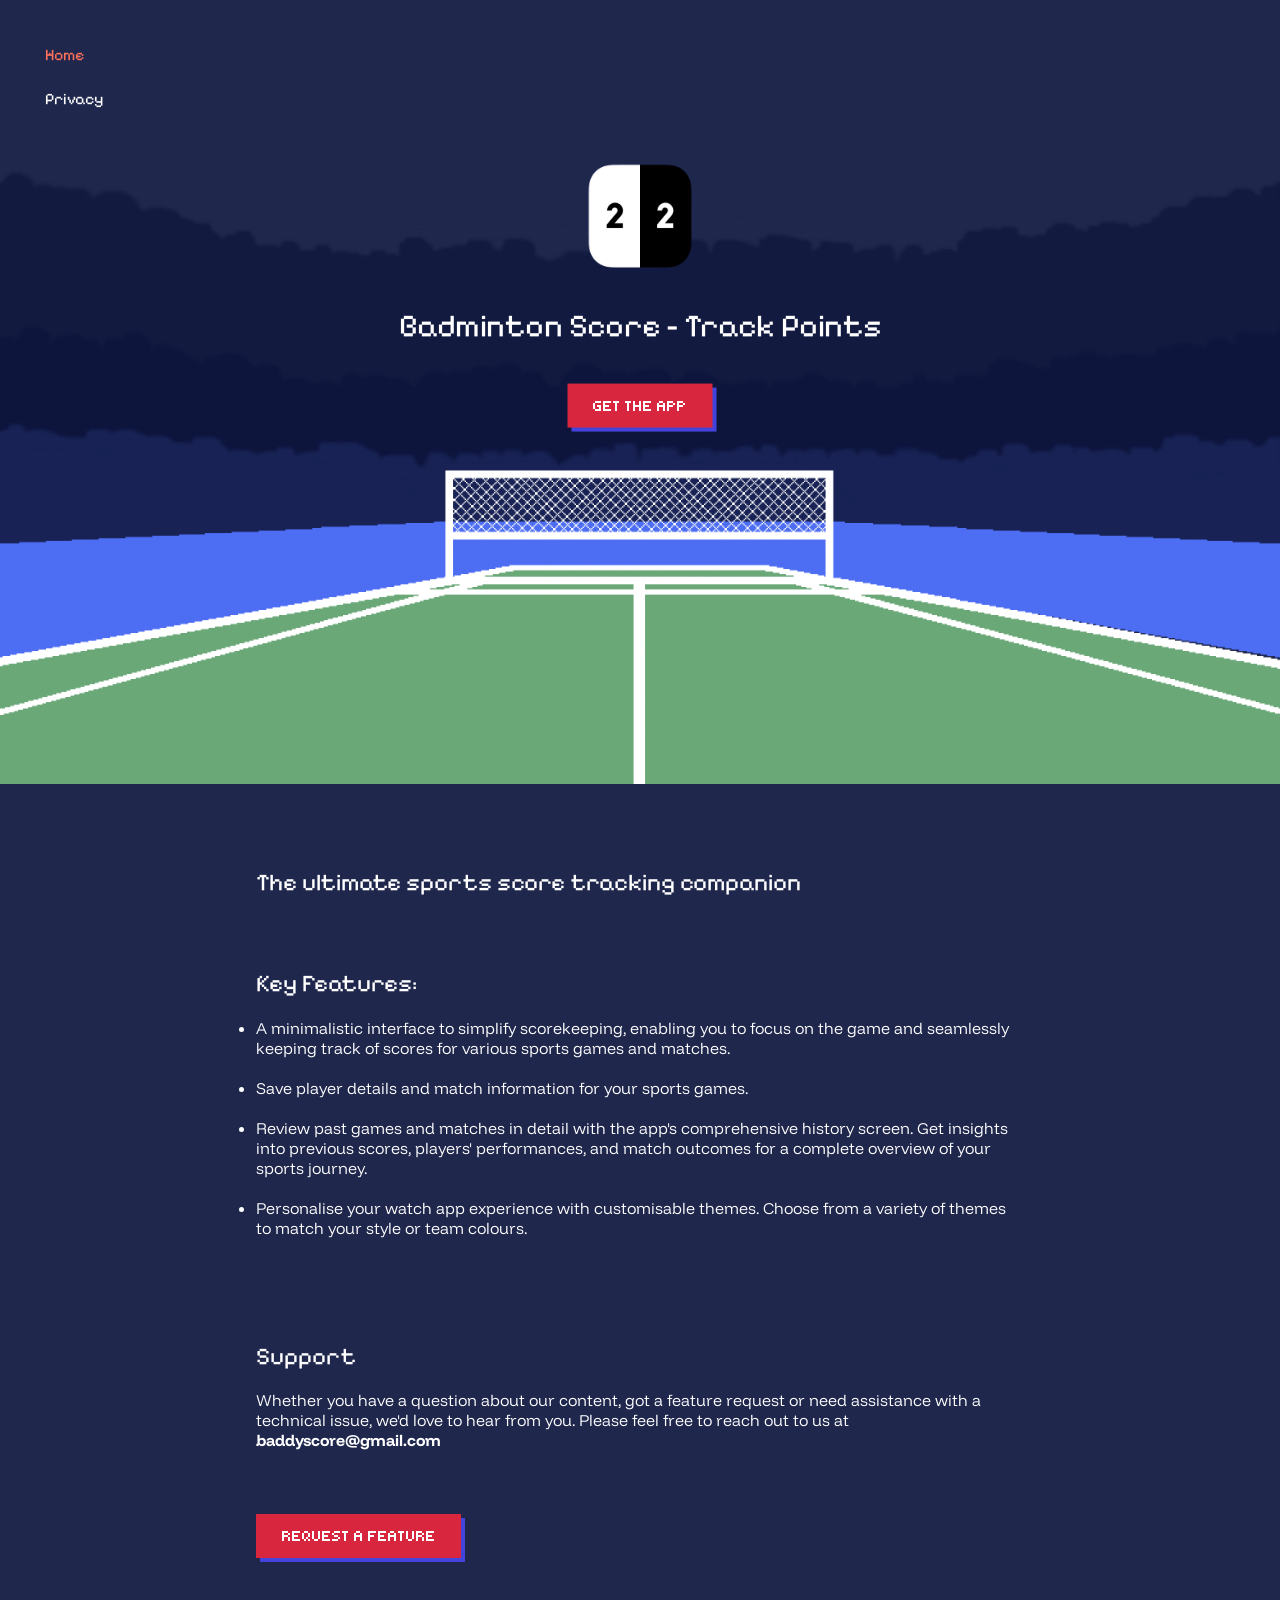
<file: index.html>
<html>

<head>
    <link rel="preload stylesheet" type="text/css" href="styles/stylesheet.css" as="style" />
    <link rel="preload stylesheet" type="text/css" href="styles/badmintonStylesheet.css" as="style" />
    <link rel="preconnect" href="https://fonts.googleapis.com">
    <link rel="preconnect" href="https://fonts.gstatic.com" crossorigin>
    <link
        href="https://fonts.googleapis.com/css2?family=Funnel+Display:wght@300&family=Pixelify+Sans&family=Tiny5&display=swap"
        rel="stylesheet">
    <meta name="viewport" content="width=device-width, initial-scale=1.0, viewport-fit=cover">
</head>

<body>
    <div id="navbar-placeholder"></div>

    <div class="image-container">
        <img src="assets/badminton-court.png" class="landing-image">
        <div class="app-store">
            <img src="assets/app-icon.png" class="app-icon">
            <h1>Badminton Score - Track Points</h1>
            <div class="pixel-button">
                <a href="https://apps.apple.com/au/app/badminton-score-track-points/id6473635854">Get the app</a>
            </div>
        </div>
    </div>

    <div class="content">
        <h2 class="app-tagline">The ultimate sports score tracking companion</h2>
        <div class="content-paragraph">
            <h2>Key Features:</h2>
            <ul>
                <li>A minimalistic interface to simplify scorekeeping, enabling you to focus on the game and seamlessly
                    keeping track of scores for various sports games and matches.</li><br>
                <li>Save player details and match information for your sports games.</li><br>
                <li>Review past games and matches in detail with the app's comprehensive history screen. Get insights
                    into previous scores, players' performances, and match outcomes for a complete overview of your
                    sports journey.</li><br>
                <li>Personalise your watch app experience with customisable themes. Choose from a variety of themes to
                    match your style or team colours.</li><br>
            </ul>
        </div>

        <div class="content-paragraph">
            <h2>Support</h2>
            <p>Whether you have a question about our content, got a feature request or need assistance with a technical
                issue, we'd love to hear from you. Please feel free to reach out to us at <b>baddyscore@gmail.com</b>
            </p>
            <div class="pixel-button">
                <a href="https://github.com/jess-huang/jess-huang.github.io/issues">Request a feature</a>
            </div>
        </div>
    </div>
    <script src="scripts/navigation.js" defer></script>
</body>

</html>
</file>
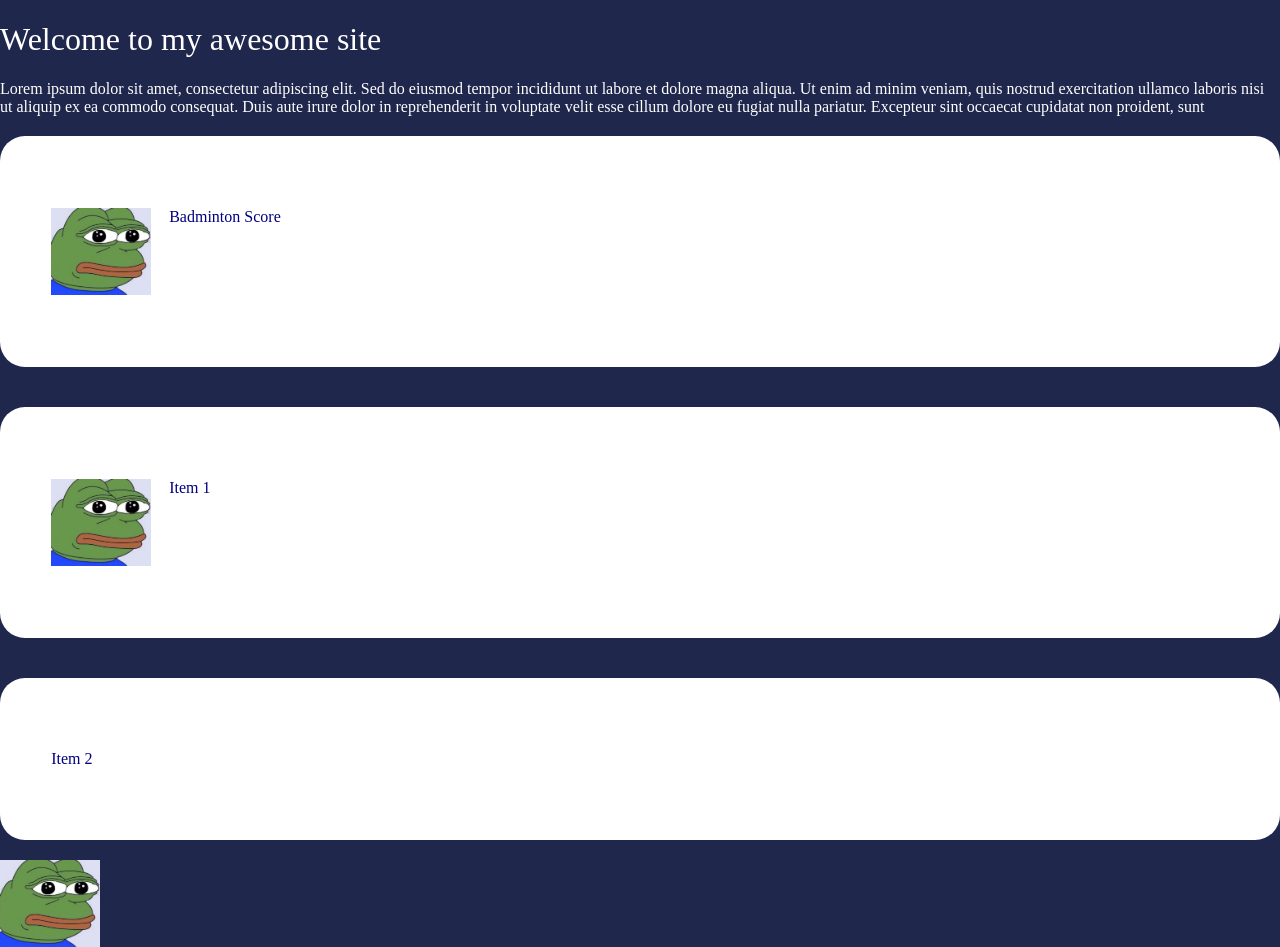
<file: home.html>
<!DOCTYPE html>
<html lang="en">
<head>
	<meta charset="UTF-8">
	<meta name="viewport" content="width=device-width, initial-scale=1.0">
	<title>Home</title>
	<link rel="stylesheet" type="text/css" href="styles/stylesheet.css"/>
	<link rel="stylesheet" type="text/css" href="styles/homeStylesheet.css"/>
</head>
<body>
	<div id="navbar-container"></div>
	<h1>Welcome to my awesome site</h1>
	<p>Lorem ipsum dolor sit amet, consectetur adipiscing elit. Sed do eiusmod tempor incididunt ut labore et dolore magna aliqua. Ut enim ad minim veniam, quis nostrud exercitation ullamco laboris nisi ut aliquip ex ea commodo consequat. Duis aute irure dolor in reprehenderit in voluptate velit esse cillum dolore eu fugiat nulla pariatur. Excepteur sint occaecat cupidatat non proident, sunt 
	</p>

	<div class="scroll-container">
		<div class="rounded-rectangle card1">
			<img src="pepe.png" class="projectImage">
			<p>Badminton Score</p>
			<!-- <div id="animationDiv" class="fa fa-solid">&#xf118;</div> -->
			<!-- <a href="https://dribbble.com/shots/24424896-Home-Care-Service-Website">App store</a> -->
		</div>
		<div class="rounded-rectangle card2">
			<img src="pepe.png" class="projectImage">
			<p>Item 1</p>
			<!-- <a href="https://dribbble.com/shots/24424896-Home-Care-Service-Website">App store</a> -->
		</div>
		<div class="rounded-rectangle">
			<!-- <img src="pepe.png" class="projectImage"> -->
			<p>Item 2</p>
			<!-- <a href="https://dribbble.com/shots/24424896-Home-Care-Service-Website">App store</a> -->
		</div>
		<!-- <a href="badminton.html" class="rounded-rectangle">Badminton Score</a>
		<a href="#" class="rounded-rectangle">Item 2</a>
		<a href="#" class="rounded-rectangle">Item 3</a>
		<a href="#" class="rounded-rectangle">Item 4</a>
		<a href="#" class="rounded-rectangle">Item 5</a>
		<a href="#" class="rounded-rectangle">Item 6</a>
		<a href="#" class="rounded-rectangle">Item 7</a> -->
	</div>

	<div class="projectsContainer">
		<img src="pepe.png" class="projectImage">
		<div class="overlay">
			<div class="text">Hello World</div>
		</div>
	</div>
</body>
</html>
</file>
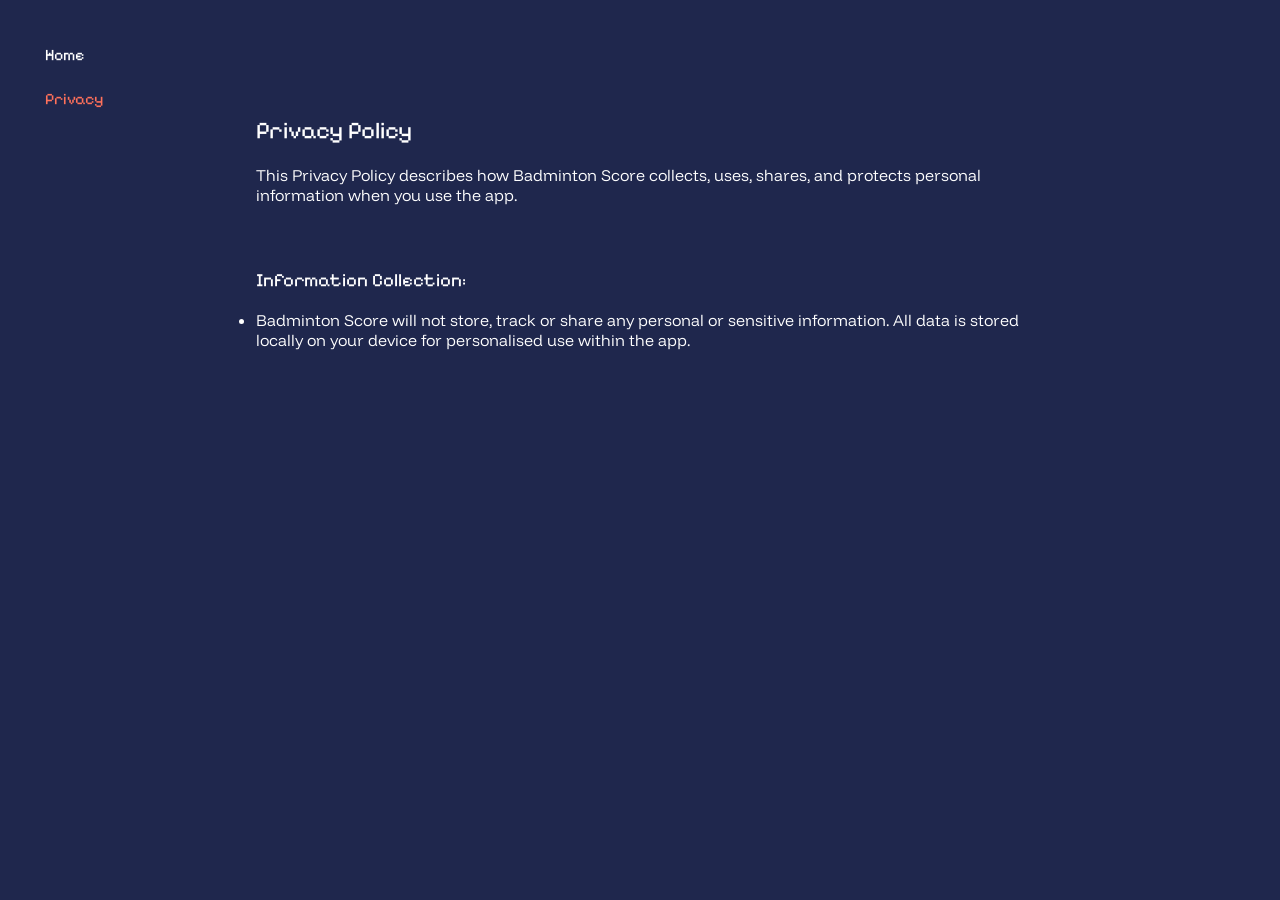
<file: privacy.html>
<html>
    <head>
        <link rel="preload stylesheet" type="text/css" href="styles/stylesheet.css" as="style"/>
        <link rel="preconnect" href="https://fonts.googleapis.com">
        <link rel="preconnect" href="https://fonts.gstatic.com" crossorigin>
        <link href="https://fonts.googleapis.com/css2?family=Funnel+Display:wght@300&family=Pixelify+Sans&family=Tiny5&display=swap" rel="stylesheet">
        <meta name="viewport" content="width=device-width, initial-scale=1.0, viewport-fit=cover">
    </head>
    <body>
        <div id="navbar-placeholder"></div>
        <div class="content">
            <div class="content-paragraph">
                <h2>Privacy Policy</h2>
                <p>This Privacy Policy describes how Badminton Score collects, uses, shares, and protects personal information when you use the app.</p>
                <h3>Information Collection:</h3>
                <ul>
                    <li>Badminton Score will not store, track or share any personal or sensitive information. All data is stored locally on your device for personalised use within the app.
                    </li>
                </ul>
            </div>
        </div>

        <script src="scripts/navigation.js" defer></script>
    </body>
</html>
</file>
<file: styles/stylesheet.css>
html, body {
  margin: 0;
  padding: 0;
  background-color: #1f274d;
  color: white;
  /* background-image: linear-gradient(#4d6df3, #1f274d); */
}

h1, h2, h3, .navbar-links, .sidenav-content {
  font-family: "Pixelify Sans", serif;
  font-optical-sizing: auto;
  font-weight: 400;
  font-style: normal;
}

p, ul {
  font-family: "Funnel Display", serif;
  font-optical-sizing: auto;
  font-weight: 300;
  font-style: normal;
  margin: 0;
  padding: 0;
}

.content {
  position: relative;
  background-color: #1f274d;
  padding: 4em 16em 10em 16em;
}

.content .content-paragraph {
  padding: 2em 0em;
}

.content-paragraph p {
  margin: 0em 0em 4em 0em;
}

.navbar {
  position: fixed; /* Makes the navbar sticky */
  top: 0; /* Sticks at the top of the page */
  z-index: 1000; /* Keeps it on top of other content */
  padding: 2em;
  display: inline-block;
}

.navbar-links li a, .tab-icon {
  text-decoration: none;
  color: white;
}

.navbar-links li a:hover {
  text-decoration: underline;
  color: white;
}

.navbar-links li a.active {
  color: #FF715B;
}

.navbar-links li {
  display: block;
  padding: 0.8em;
}

.navbar-icons {
  display: none;
  flex-direction: column;
  padding-top: 1em;
}

.tab-icon {
  width: 1.6em;
  padding: 1em;
}

.tab-icon.active {
  filter: invert(60%) sepia(51%) saturate(2878%) hue-rotate(346deg) brightness(104%) contrast(97%)
}

/* Create a pixelated button effect */
.pixel-button a {
  font-family: "Tiny5", serif; /* Use a pixelated font */
  font-weight: 400;
  font-style: normal;
  font-size: 1rem;
  padding: 0.8em 1.6em; /* Adjust the padding for a blocky, square look */
  background-color: #D7263D; /* Button color */
  transition: all 0.2s ease-in-out; /* Smooth transition for hover effect */
  border: none;
  text-transform: uppercase;
  color: white;
  filter: drop-shadow(4px 4px #4444dd);
  text-decoration: none;
  display: inline-block;
}

.pixel-button a:hover {
  background-color: #4d6df3; /* Change color on hover */
  filter: drop-shadow(4px 4px #FBC4AB);
}

@media (max-width: 768px) {
  h1 {
    font-size: 3em;
  }
  
  h2 {
      font-size: 1.6em;
  }

  .content {
    padding: 4em 12em;
    font-size: 1.8em;
  }
}

@media (max-width: 425px) {
  .content {
    padding: 2em 5em; /* Smaller padding for mobile */
    font-size: 1em;
  }

  .content .content-paragraph {
    padding: 1em 0em;
  }

  .navbar-icons {
    display: flex; /* Show hamburger icon on mobile */
  }

  .navbar {
    padding: 0;
  }

  .navbar-links {
    display: none; /* Hide nav links by default on mobile */
  }
}
</file>
<file: styles/badmintonStylesheet.css>
.image-container {
    position: relative;
}

.landing-image {
    width: 100%; /* Full width of the parent container */
    height: auto; /* Maintain aspect ratio */
    margin-top: 16vh;
}

.app-store {
    display: flex;
    flex-direction: column;
    justify-content: space-evenly;
    gap: 2vh;
    margin: auto;
    align-items: center;
    margin-top: 12vh;
    text-align: center;
    position: absolute;
    top: 24%; 
    left: 50%; 
    transform: translate(-50%, -50%); 
}

.app-icon {
    width: 8vw;
}

@media (max-width: 768px) {
    .landing-image {
        margin-top: 24vh;
    }
}

@media (max-width: 425px) {
    .landing-image {
        margin-top: 40vh;
        top: 0;
    }

    .app-store {
        gap: 1vh;
        font-size: 10px;
    }

    .app-icon {
        width: 24vw;
    }
}
</file>
<file: styles/homeStylesheet.css>
.projectsContainer {
  position: relative;
  width: 100px;
}
  
.projectImage {
  display: block;
  width: 100px;
  height: auto;
}
  
.overlay {
  position: absolute;
  top: 0;
  height: 100%;
  width: 100px;
  opacity: 0;
  transition: .5s ease;
  background-color: #008CBA;
}
  
.projectsContainer:hover .overlay {
  opacity: 1;
}

/* Style for the scroll container */
.scroll-container {
  flex-direction: column;
  display: flex;  /* Use Flexbox to display the children (links) horizontally */
  overflow-x: auto;  /* Enable horizontal scrolling */
  padding: 20px 0;  /* Add vertical padding to the container */
  gap: 40px;  /* Space between each item */
  scroll-behavior: smooth;  /* Smooth scrolling */

  /* Hide scrollbar for all browsers */
  -ms-overflow-style: none;  /* Internet Explorer 10+ */
  scrollbar-width: none;  /* Firefox */
}

.scroll-container::-webkit-scrollbar {
  display: none;  /* Chrome, Safari, and Opera */
}
  
/* Style for the individual rounded rectangles */
.rounded-rectangle {
  display: flex;
  gap: 2vh;  /* Space between each item */
  padding: 8vh 4vw;  /* Add padding to each rectangle */
  background-color: white;  /* Set the background color */
  color: navy;  /* Text color */
  text-decoration: none;  /* Remove the underline from the link */
  border-radius: 25px;  /* Create rounded corners */
  text-align: center;  /* Center the text inside */
  transition: background-color 0.3s ease;  /* Smooth background color transition */
  font-family: 'Montserrat', sans-serif;
  font-weight: 500;
}

.card1:hover {
  background-color: #588157;  /* Change background color on hover */
  color: #D9FFF5;
  cursor: url("data:image/svg+xml;utf8, <svg xmlns='http://www.w3.org/2000/svg' width='32' height='32' style='font-size: 24px'><text y='20'>🏸</text></svg>"), auto
}

.card2:hover {
  background-color: #27187E;  /* Change background color on hover */
  color: #E5EAFA;
}
</file>
